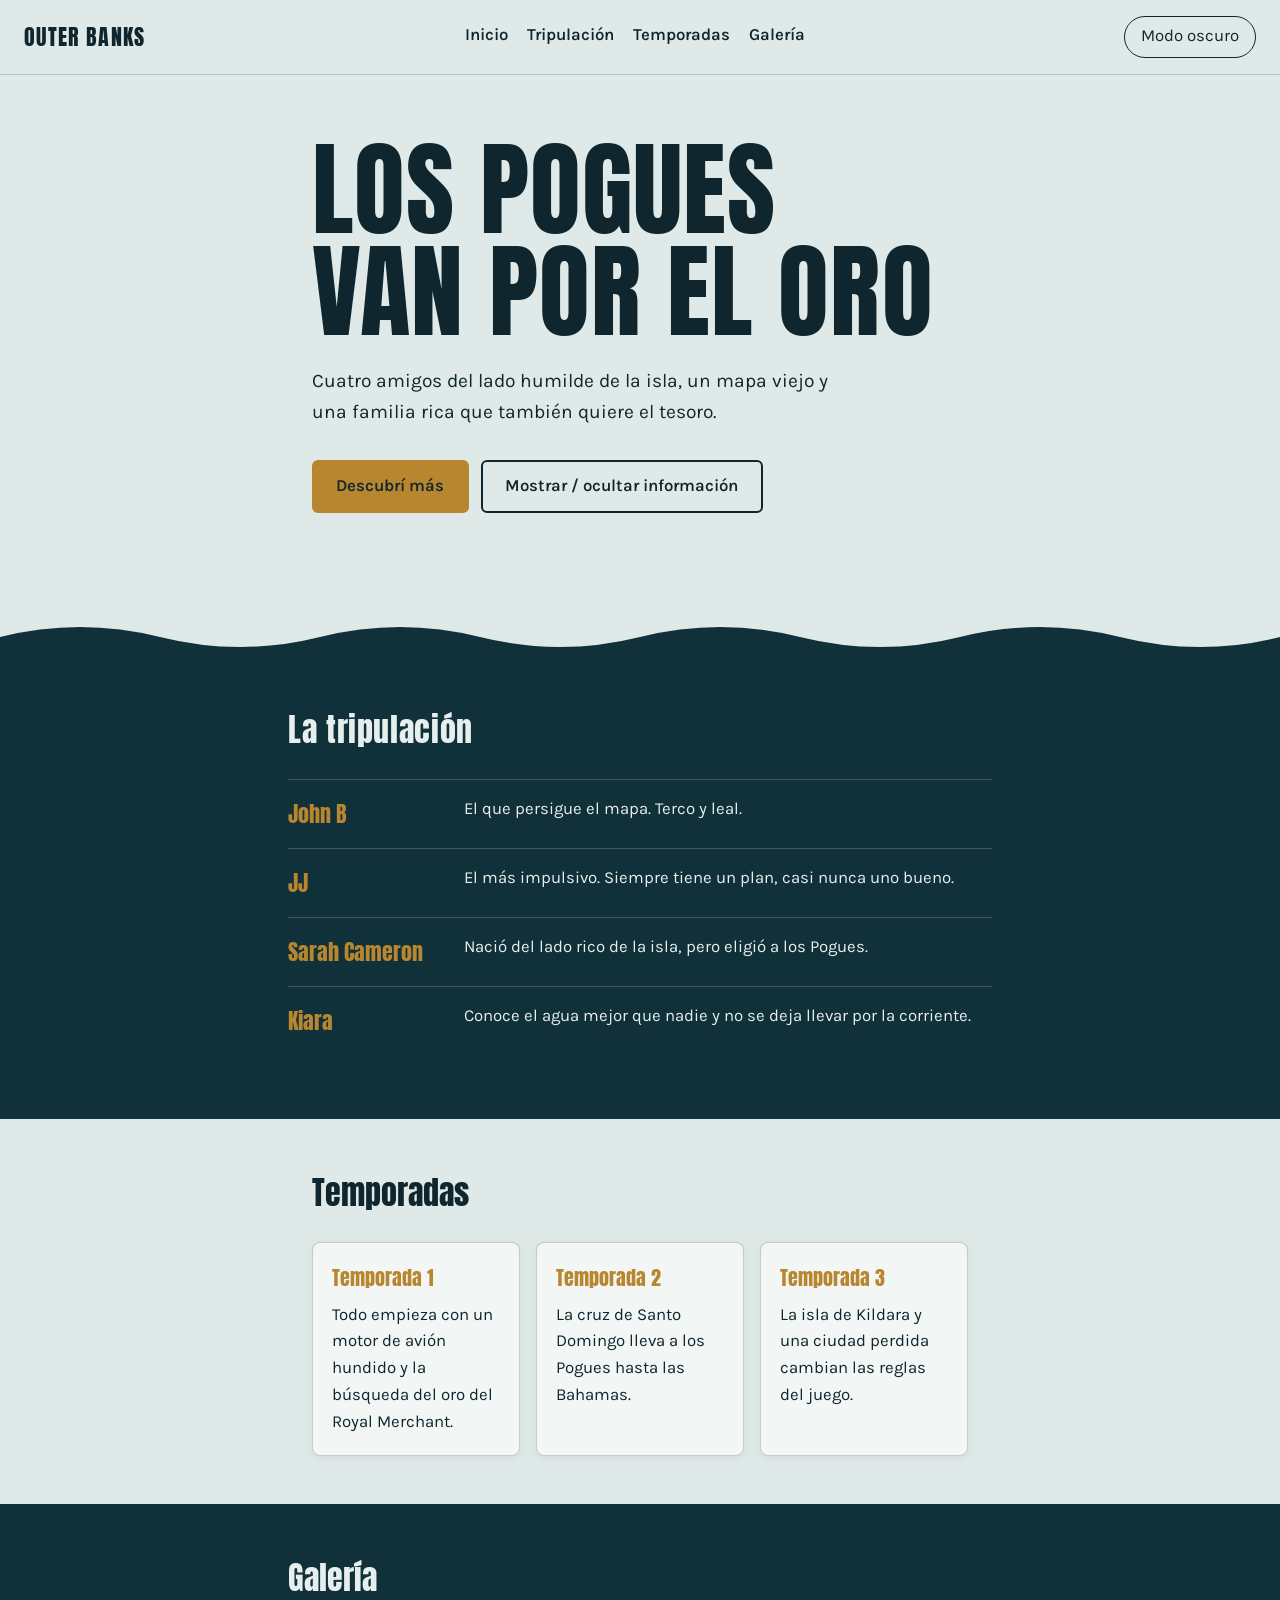
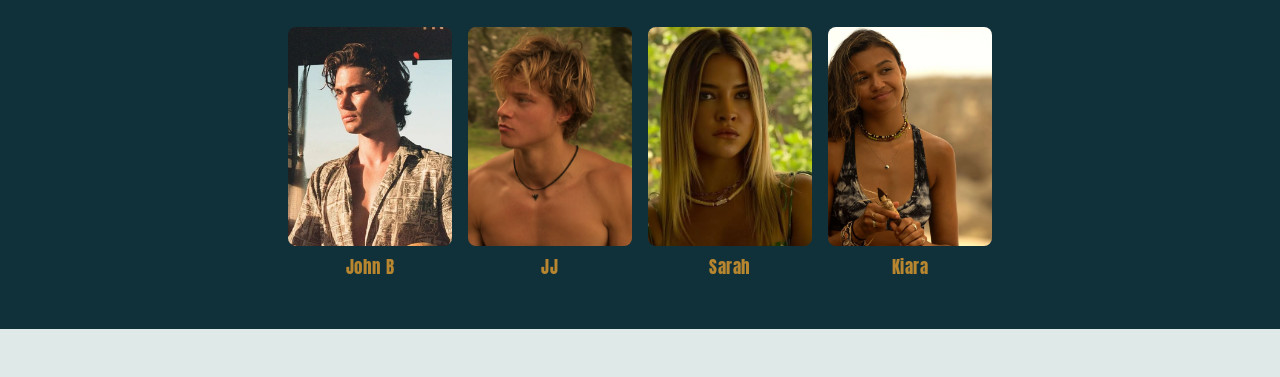
<file: index.html>
<!DOCTYPE html>
<html lang="es">
<head>
<meta charset="UTF-8">
<meta name="viewport" content="width=device-width, initial-scale=1.0">
<title>Outer Banks | Los Pogues</title>

<!-- Tipografías -->
<link rel="preconnect" href="https://fonts.googleapis.com">
<link rel="preconnect" href="https://fonts.gstatic.com" crossorigin>
<link href="https://fonts.googleapis.com/css2?family=Anton&family=Karla:wght@400;600&display=swap" rel="stylesheet">

<!-- Nuestros archivos -->
<link rel="stylesheet" href="style.css">
</head>
<body>

  <!-- ===== HEADER + MENÚ DE NAVEGACIÓN ===== -->
  <header class="barra">
    <span class="marca">Outer Banks</span>

    <nav class="menu">
      <a href="#inicio">Inicio</a>
      <a href="#tripulacion">Tripulación</a>
      <a href="#temporadas">Temporadas</a>
      <a href="#galeria">Galería</a>
    </nav>

    <button id="btnTema" class="btn-tema">Modo oscuro</button>
  </header>

  <main>

    <!-- ===== SECCIÓN PRINCIPAL ===== -->
    <section id="inicio" class="portada">
      <h1>Los Pogues<br>van por el oro</h1>
      <p class="bajada">
        Cuatro amigos del lado humilde de la isla, un mapa viejo
        y una familia rica que también quiere el tesoro.
      </p>

      <div class="acciones">
        <button id="btnDescubri" class="btn-principal">Descubrí más</button>
        <button id="btnInfo" class="btn-secundario">Mostrar / ocultar información</button>
      </div>

      <p id="mensaje" class="mensaje" aria-live="polite"></p>

      <div id="infoExtra" class="info-extra">
        <h2>La isla, dos bandos</h2>
        <p>
          En Outer Banks la gente se divide entre los <strong>Pogues</strong>,
          que viven del lado trabajador, y los <strong>Kooks</strong>,
          que tienen las casas grandes y los clubes privados.
          La serie sigue a un grupo de Pogues que se mete en una
          búsqueda de tesoro con todo en contra.
        </p>
      </div>
    </section>

    <svg class="ola" viewBox="0 0 1200 60" preserveAspectRatio="none" aria-hidden="true">
      <path d="M0 30 Q 75 0 150 30 T 300 30 T 450 30 T 600 30 T 750 30 T 900 30 T 1050 30 T 1200 30 V60 H0 Z"/>
    </svg>

    <!-- ===== SECCIÓN DE CONTENIDO 1: TRIPULACIÓN ===== -->
    <section id="tripulacion" class="banda">
      <h2>La tripulación</h2>
      <ul class="tripulacion">
        <li>
          <strong>John B</strong>
          <span>El que persigue el mapa. Terco y leal.</span>
        </li>
        <li>
          <strong>JJ</strong>
          <span>El más impulsivo. Siempre tiene un plan, casi nunca uno bueno.</span>
        </li>
        <li>
          <strong>Sarah Cameron</strong>
          <span>Nació del lado rico de la isla, pero eligió a los Pogues.</span>
        </li>
        <li>
          <strong>Kiara</strong>
          <span>Conoce el agua mejor que nadie y no se deja llevar por la corriente.</span>
        </li>
      </ul>
    </section>

    <!-- ===== SECCIÓN DE CONTENIDO 2: TEMPORADAS ===== -->
    <section id="temporadas" class="temporadas">
      <h2>Temporadas</h2>
      <div class="tarjetas">
        <article class="tarjeta">
          <h3>Temporada 1</h3>
          <p>Todo empieza con un motor de avión hundido y la búsqueda del oro del Royal Merchant.</p>
        </article>
        <article class="tarjeta">
          <h3>Temporada 2</h3>
          <p>La cruz de Santo Domingo lleva a los Pogues hasta las Bahamas.</p>
        </article>
        <article class="tarjeta">
          <h3>Temporada 3</h3>
          <p>La isla de Kildara y una ciudad perdida cambian las reglas del juego.</p>
        </article>
      </div>
    </section>

       <!-- ===== SECCIÓN DE CONTENIDO 3: GALERÍA (IMÁGENES) ===== -->
    <section id="galeria" class="galeria">
      <h2>Galería</h2>
      <div class="grid-galeria">
        <figure>
          <img src="john-b.png" alt="John B">
          <figcaption>John B</figcaption>
        </figure>
        <figure>
          <img src="jj.png" alt="JJ">
          <figcaption>JJ</figcaption>
        </figure>
        <figure>
          <img src="sarah.png" alt="Sarah">
          <figcaption>Sarah</figcaption>
        </figure>
        <figure>
          <img src="kiara.png" alt="Kiara">
          <figcaption>Kiara</figcaption>
        </figure>
      </div>
    </section>

  </main>

  <!-- ===== PIE DE PÁGINA ===== -->
  <footer class="pie">
  </footer>

  <script src="script.js"></script>
</body>
</html>
</file>
<file: style.css>
/* ---------- Colores ---------- */
:root {
  --fondo: #dfe9e7;       /* bruma de mar */
  --fondo-banda: #10303a; /* agua profunda */
  --texto: #10262e;
  --texto-banda: #e6efed;
  --acento: #b7862f;      /* latón */
  --acento-texto: #10262e;
  --linea: #10262e33;
  --panel: #ffffff99;
}

body.dark {
  --fondo: #08141b;
  --fondo-banda: #0e2a33;
  --texto: #dce8e6;
  --texto-banda: #e6efed;
  --acento: #e2b24a;
  --acento-texto: #08141b;
  --linea: #dce8e633;
  --panel: #ffffff0d;
}

/* ---------- Base ---------- */
* {
  box-sizing: border-box;
  margin: 0;
  padding: 0;
}

body {
  font-family: "Karla", system-ui, sans-serif;
  font-size: 1.05rem;
  line-height: 1.6;
  background: var(--fondo);
  color: var(--texto);
  transition: background 0.4s, color 0.4s;
}

button {
  font: inherit;
  cursor: pointer;
}

button:focus-visible {
  outline: 3px solid var(--acento);
  outline-offset: 3px;
}

/* ---------- Barra superior + menú ---------- */
.barra {
  display: flex;
  flex-wrap: wrap;
  gap: 1rem;
  justify-content: space-between;
  align-items: center;
  padding: 1rem 1.5rem;
  border-bottom: 1px solid var(--linea);
}

.marca {
  font-family: "Anton", Impact, sans-serif;
  font-size: 1.4rem;
  letter-spacing: 0.06em;
  text-transform: uppercase;
}

.menu {
  display: flex;
  flex-wrap: wrap;
  gap: 1.2rem;
}

.menu a {
  color: var(--texto);
  text-decoration: none;
  font-weight: 600;
  border-bottom: 2px solid transparent;
  transition: border-color 0.2s;
}

.menu a:hover {
  border-color: var(--acento);
}

.btn-tema {
  background: none;
  color: var(--texto);
  border: 1px solid var(--texto);
  border-radius: 999px;
  padding: 0.4rem 1rem;
}

.btn-tema:hover {
  background: var(--texto);
  color: var(--fondo);
}

/* ---------- Portada ---------- */
.portada {
  max-width: 44rem;
  margin: 0 auto;
  padding: 4rem 1.5rem 3rem;
}

h1 {
  font-family: "Anton", Impact, sans-serif;
  font-weight: 400;
  font-size: clamp(3rem, 12vw, 6.5rem);
  line-height: 0.98;
  text-transform: uppercase;
  letter-spacing: 0.01em;
}

.bajada {
  max-width: 34rem;
  margin-top: 1.5rem;
  font-size: 1.2rem;
}

.acciones {
  display: flex;
  flex-wrap: wrap;
  gap: 0.75rem;
  margin-top: 2rem;
}

.btn-principal {
  background: var(--acento);
  color: var(--acento-texto);
  border: 2px solid var(--acento);
  border-radius: 6px;
  padding: 0.7rem 1.4rem;
  font-weight: 600;
  transition: transform 0.15s;
}

.btn-principal:hover {
  transform: translateY(-2px);
}

.btn-secundario {
  background: none;
  color: var(--texto);
  border: 2px solid var(--texto);
  border-radius: 6px;
  padding: 0.7rem 1.4rem;
  font-weight: 600;
}

.btn-secundario:hover {
  background: var(--panel);
}

.mensaje {
  min-height: 2rem;
  margin-top: 1.5rem;
  font-size: 1.15rem;
  font-weight: 600;
}

.info-extra {
  display: none;
  margin-top: 1.5rem;
  padding: 1.25rem 1.5rem;
  background: var(--panel);
  border-left: 4px solid var(--acento);
  border-radius: 0 8px 8px 0;
  animation: aparecer 0.3s ease;
}

.info-extra h2 {
  font-family: "Anton", Impact, sans-serif;
  font-weight: 400;
  font-size: 1.5rem;
  margin-bottom: 0.5rem;
}

@keyframes aparecer {
  from { opacity: 0; transform: translateY(-6px); }
  to   { opacity: 1; transform: translateY(0); }
}

/* ---------- Ola ---------- */
.ola {
  display: block;
  width: 100%;
  height: 40px;
  fill: var(--fondo-banda);
  margin-bottom: -1px;
}

/* ---------- Tripulación ---------- */
.banda {
  background: var(--fondo-banda);
  color: var(--texto-banda);
  padding: 3rem 1.5rem 4rem;
}

.banda h2 {
  max-width: 44rem;
  margin: 0 auto 1.5rem;
  font-family: "Anton", Impact, sans-serif;
  font-weight: 400;
  font-size: 2rem;
  letter-spacing: 0.02em;
}

.tripulacion {
  max-width: 44rem;
  margin: 0 auto;
  list-style: none;
}

.tripulacion li {
  display: grid;
  grid-template-columns: 10rem 1fr;
  gap: 1rem;
  padding: 1rem 0;
  border-top: 1px solid #e6efed33;
}

.tripulacion strong {
  font-family: "Anton", Impact, sans-serif;
  font-weight: 400;
  font-size: 1.4rem;
  color: var(--acento);
}

/* ---------- Temporadas ---------- */
.temporadas {
  max-width: 44rem;
  margin: 0 auto;
  padding: 3rem 1.5rem;
}

.temporadas h2 {
  font-family: "Anton", Impact, sans-serif;
  font-weight: 400;
  font-size: 2rem;
  margin-bottom: 1.5rem;
}

.tarjetas {
  display: grid;
  grid-template-columns: repeat(auto-fit, minmax(12rem, 1fr));
  gap: 1rem;
}

.tarjeta {
  background: var(--panel);
  border: 1px solid var(--linea);
  border-radius: 8px;
  padding: 1.2rem;
  box-shadow: 0 2px 10px rgba(0,0,0,0.06);
  transition: transform 0.2s;
}

.tarjeta:hover {
  transform: translateY(-4px);
}

.tarjeta h3 {
  font-family: "Anton", Impact, sans-serif;
  font-weight: 400;
  color: var(--acento);
  margin-bottom: 0.5rem;
}

/* ---------- Galería ---------- */
.galeria {
  background: var(--fondo-banda);
  color: var(--texto-banda);
  padding: 3rem 1.5rem;
}

.galeria h2 {
  max-width: 44rem;
  margin: 0 auto 1.5rem;
  font-family: "Anton", Impact, sans-serif;
  font-weight: 400;
  font-size: 2rem;
}

.grid-galeria {
  max-width: 44rem;
  margin: 0 auto;
  display: grid;
  grid-template-columns: repeat(4, 1fr);
  gap: 1rem;
}

.grid-galeria figure {
  margin: 0;
  text-align: center;
}

.grid-galeria img {
  width: 100%;
  aspect-ratio: 3 / 4;
  object-fit: cover;
  border-radius: 8px;
  display: block;
}

.grid-galeria figcaption {
  margin-top: 0.5rem;
  font-family: "Anton", Impact, sans-serif;
  font-weight: 400;
  letter-spacing: 0.03em;
  color: var(--acento);
}

@media (max-width: 520px) {
  .grid-galeria {
    grid-template-columns: repeat(2, 1fr);
  }
}

/* ---------- Pie ---------- */
.pie {
  padding: 1.5rem;
  text-align: center;
  font-size: 0.9rem;
  opacity: 0.75;
}

/* ---------- Celular ---------- */
@media (max-width: 520px) {
  .portada {
    padding-top: 2.5rem;
  }
  .tripulacion li {
    grid-template-columns: 1fr;
    gap: 0.2rem;
  }
}

@media (prefers-reduced-motion: reduce) {
  * {
    transition: none !important;
    animation: none !important;
  }
}
</file>
